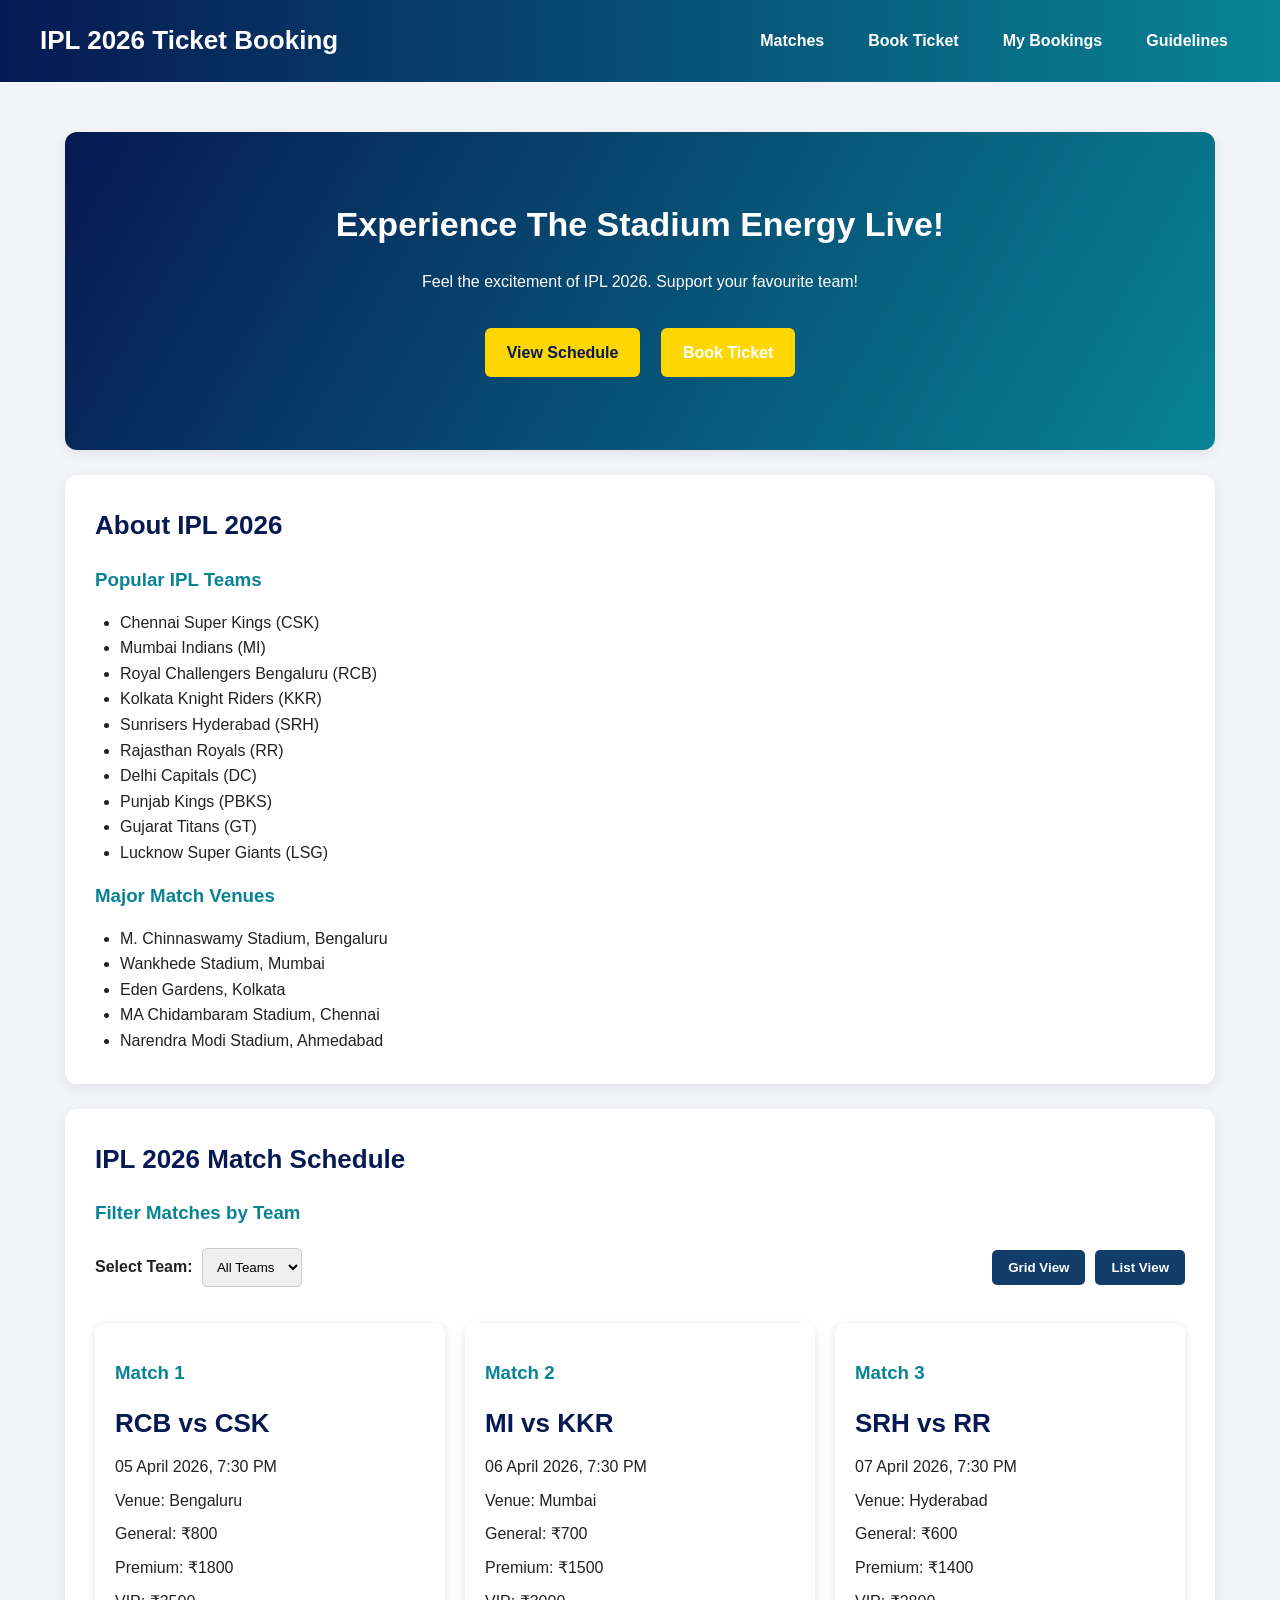
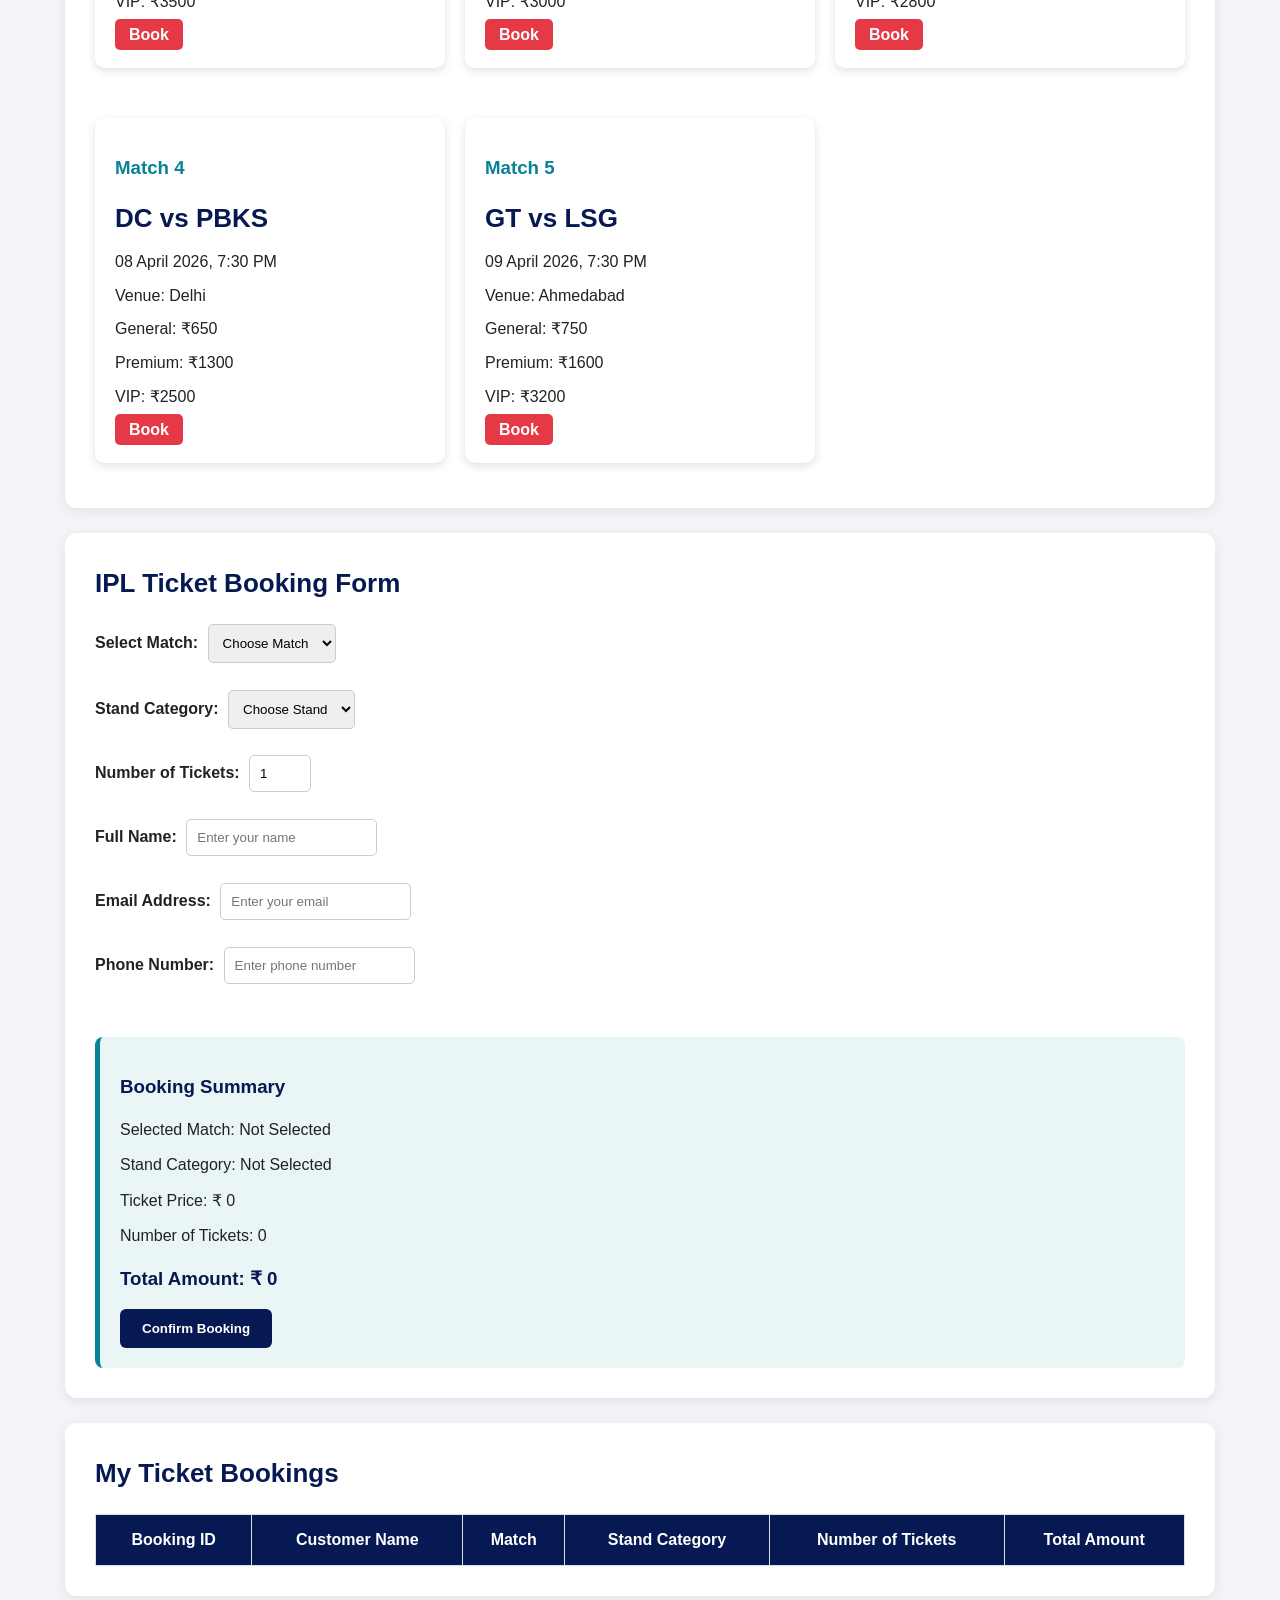
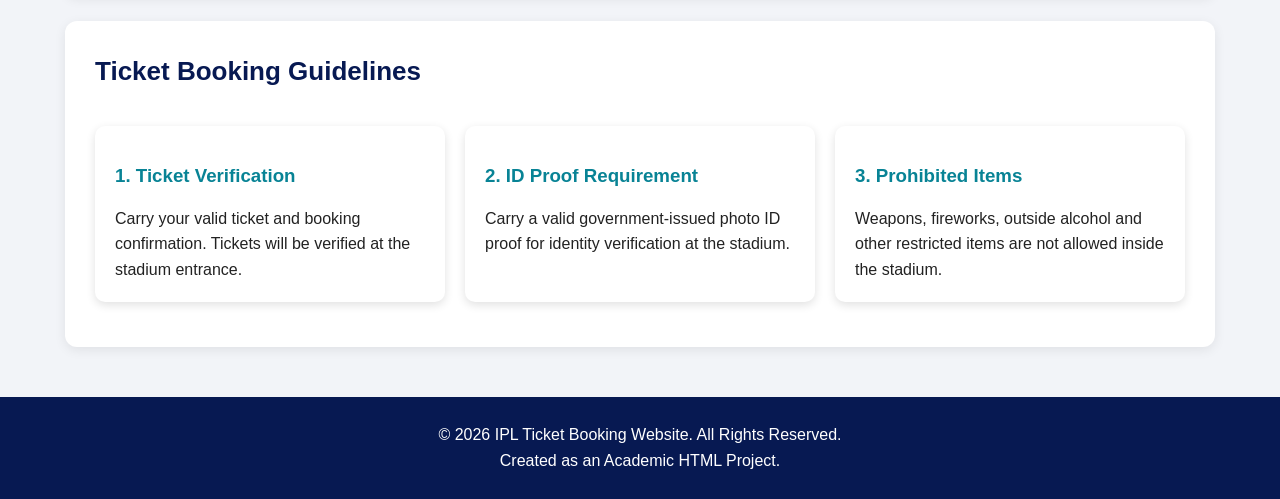
<file: index.html>
<!DOCTYPE html>
<html lang="en">

<head>
    <meta charset="UTF-8">
    <meta name="viewport" content="width=device-width, initial-scale=1.0">

    <title>IPL Ticket Booking</title>

    <!-- Linking CSS -->
    <link rel="stylesheet" href="styles.css">
</head>

<body>

    <!-- Navigation Bar -->
    <header>
        <h1>IPL 2026 Ticket Booking</h1>

        <button type="button" class="menu-toggle" id="menu-toggle" aria-label="Toggle navigation">
            ☰
        </button>

        <nav id="navbar">
            <a href="#matches">Matches</a>
            <a href="#booking">Book Ticket</a>
            <a href="#mybookings">My Bookings</a>
            <a href="#guidelines">Guidelines</a>
        </nav>
    </header>

    <main>

        <!-- Hero Section -->
        <section id="hero">
            <h2>Experience The Stadium Energy Live!</h2>
            <p>Feel the excitement of IPL 2026. Support your favourite team!</p>

            <a href="#matches">View Schedule</a>
            <a href="#booking" class="book-btn">Book Ticket</a>
        </section>

        <!-- About IPL Section -->
        <section id="about">
            <h2>About IPL 2026</h2>

            <h3>Popular IPL Teams</h3>

            <ul>
                <li>Chennai Super Kings (CSK)</li>
                <li>Mumbai Indians (MI)</li>
                <li>Royal Challengers Bengaluru (RCB)</li>
                <li>Kolkata Knight Riders (KKR)</li>
                <li>Sunrisers Hyderabad (SRH)</li>
                <li>Rajasthan Royals (RR)</li>
                <li>Delhi Capitals (DC)</li>
                <li>Punjab Kings (PBKS)</li>
                <li>Gujarat Titans (GT)</li>
                <li>Lucknow Super Giants (LSG)</li>
            </ul>

            <h3>Major Match Venues</h3>

            <ul>
                <li>M. Chinnaswamy Stadium, Bengaluru</li>
                <li>Wankhede Stadium, Mumbai</li>
                <li>Eden Gardens, Kolkata</li>
                <li>MA Chidambaram Stadium, Chennai</li>
                <li>Narendra Modi Stadium, Ahmedabad</li>
            </ul>
        </section>

        <!-- Match Schedule Section -->
        <section id="matches">

            <h2>IPL 2026 Match Schedule</h2>

            <h3>Filter Matches by Team</h3>

            <div class="match-controls">

                <div>
                    <label for="team">Select Team:</label>

                    <select id="team">
                        <option value="all">All Teams</option>
                        <option value="RCB">RCB</option>
                        <option value="CSK">CSK</option>
                        <option value="MI">MI</option>
                        <option value="KKR">KKR</option>
                        <option value="SRH">SRH</option>
                        <option value="RR">RR</option>
                        <option value="DC">DC</option>
                        <option value="PBKS">PBKS</option>
                        <option value="GT">GT</option>
                        <option value="LSG">LSG</option>
                    </select>
                </div>

                <!-- Grid and List View Buttons -->
                <div class="view-buttons">
                    <button type="button" id="grid-view">Grid View</button>
                    <button type="button" id="list-view">List View</button>
                </div>

            </div>

            <!-- Match Cards using CSS Grid -->
            <div id="match-container" class="match-grid">

                <!-- Match 1 -->
                <article class="match-card" data-teams="RCB CSK">

                    <h3>Match 1</h3>

                    <h2>RCB vs CSK</h2>

                    <p>05 April 2026, 7:30 PM</p>

                    <p>Venue: Bengaluru</p>

                    <p>General: ₹800</p>

                    <p>Premium: ₹1800</p>

                    <p>VIP: ₹3500</p>

                    <a href="#booking" class="book-btn">Book</a>

                </article>

                <!-- Match 2 -->
                <article class="match-card" data-teams="MI KKR">

                    <h3>Match 2</h3>

                    <h2>MI vs KKR</h2>

                    <p>06 April 2026, 7:30 PM</p>

                    <p>Venue: Mumbai</p>

                    <p>General: ₹700</p>

                    <p>Premium: ₹1500</p>

                    <p>VIP: ₹3000</p>

                    <a href="#booking" class="book-btn">Book</a>

                </article>

                <!-- Match 3 -->
                <article class="match-card" data-teams="SRH RR">

                    <h3>Match 3</h3>

                    <h2>SRH vs RR</h2>

                    <p>07 April 2026, 7:30 PM</p>

                    <p>Venue: Hyderabad</p>

                    <p>General: ₹600</p>

                    <p>Premium: ₹1400</p>

                    <p>VIP: ₹2800</p>

                    <a href="#booking" class="book-btn">Book</a>

                </article>

                <!-- Match 4 -->
                <article class="match-card" data-teams="DC PBKS">

                    <h3>Match 4</h3>

                    <h2>DC vs PBKS</h2>

                    <p>08 April 2026, 7:30 PM</p>

                    <p>Venue: Delhi</p>

                    <p>General: ₹650</p>

                    <p>Premium: ₹1300</p>

                    <p>VIP: ₹2500</p>

                    <a href="#booking" class="book-btn">Book</a>

                </article>

                <!-- Match 5 -->
                <article class="match-card" data-teams="GT LSG">

                    <h3>Match 5</h3>

                    <h2>GT vs LSG</h2>

                    <p>09 April 2026, 7:30 PM</p>

                    <p>Venue: Ahmedabad</p>

                    <p>General: ₹750</p>

                    <p>Premium: ₹1600</p>

                    <p>VIP: ₹3200</p>

                    <a href="#booking" class="book-btn">Book</a>

                </article>

            </div>

        </section>

        <!-- Ticket Booking Section -->
        <section id="booking">

            <h2>IPL Ticket Booking Form</h2>

            <form id="booking-form">

                <label for="match">Select Match:</label>

                <select id="match" name="match" required>
                    <option value="">Choose Match</option>
                    <option value="RCB vs CSK">RCB vs CSK</option>
                    <option value="MI vs KKR">MI vs KKR</option>
                    <option value="SRH vs RR">SRH vs RR</option>
                    <option value="DC vs PBKS">DC vs PBKS</option>
                    <option value="GT vs LSG">GT vs LSG</option>
                </select>

                <br><br>

                <label for="stand">Stand Category:</label>

                <select id="stand" name="stand" required>
                    <option value="">Choose Stand</option>
                    <option value="General">General</option>
                    <option value="Premium">Premium</option>
                    <option value="VIP">VIP</option>
                </select>

                <br><br>

                <label for="quantity">Number of Tickets:</label>

                <input type="number" id="quantity" name="quantity"
                    min="1" max="10" value="1" required>

                <br><br>

                <label for="name">Full Name:</label>

                <input type="text" id="name" name="name"
                    placeholder="Enter your name" required>

                <br><br>

                <label for="email">Email Address:</label>

                <input type="email" id="email" name="email"
                    placeholder="Enter your email" required>

                <br><br>

                <label for="phone">Phone Number:</label>

                <input type="tel" id="phone" name="phone"
                    placeholder="Enter phone number" required>

                <br><br>

            </form>

            <!-- Booking Summary Card -->
            <aside id="booking-summary">

                <h3>Booking Summary</h3>

                <p>Selected Match:
                    <span id="summary-match">Not Selected</span>
                </p>

                <p>Stand Category:
                    <span id="summary-stand">Not Selected</span>
                </p>

                <p>Ticket Price: ₹
                    <span id="summary-price">0</span>
                </p>

                <p>Number of Tickets:
                    <span id="summary-quantity">0</span>
                </p>

                <h3>Total Amount: ₹
                    <span id="summary-total">0</span>
                </h3>

                <button type="button" id="confirm-booking">Confirm Booking</button>

            </aside>

        </section>

        <!-- My Ticket Bookings Section -->
        <section id="mybookings">

            <h2>My Ticket Bookings</h2>

            <table border="1">

                <thead>
                    <tr>
                        <th>Booking ID</th>
                        <th>Customer Name</th>
                        <th>Match</th>
                        <th>Stand Category</th>
                        <th>Number of Tickets</th>
                        <th>Total Amount</th>
                    </tr>
                </thead>

                <!-- JavaScript will add confirmed bookings here -->
                <tbody id="bookings-list">
                </tbody>

            </table>

        </section>

        <!-- Guidelines Section -->
        <section id="guidelines">

            <h2>Ticket Booking Guidelines</h2>

            <div class="guidelines-grid">

                <article>
                    <h3>1. Ticket Verification</h3>
                    <p>
                        Carry your valid ticket and booking confirmation.
                        Tickets will be verified at the stadium entrance.
                    </p>
                </article>

                <article>
                    <h3>2. ID Proof Requirement</h3>
                    <p>
                        Carry a valid government-issued photo ID proof
                        for identity verification at the stadium.
                    </p>
                </article>

                <article>
                    <h3>3. Prohibited Items</h3>
                    <p>
                        Weapons, fireworks, outside alcohol and other
                        restricted items are not allowed inside the stadium.
                    </p>
                </article>

            </div>

        </section>

    </main>

    <!-- Footer Section -->
    <footer>

        <p>&copy; 2026 IPL Ticket Booking Website. All Rights Reserved.</p>

        <p>Created as an Academic HTML Project.</p>

    </footer>

    <!-- Toast Notification -->
    <div id="toast" role="status" aria-live="polite"></div>

    <!-- Linking JavaScript -->
    <script src="app.js"></script>

</body>
</html>
</file>
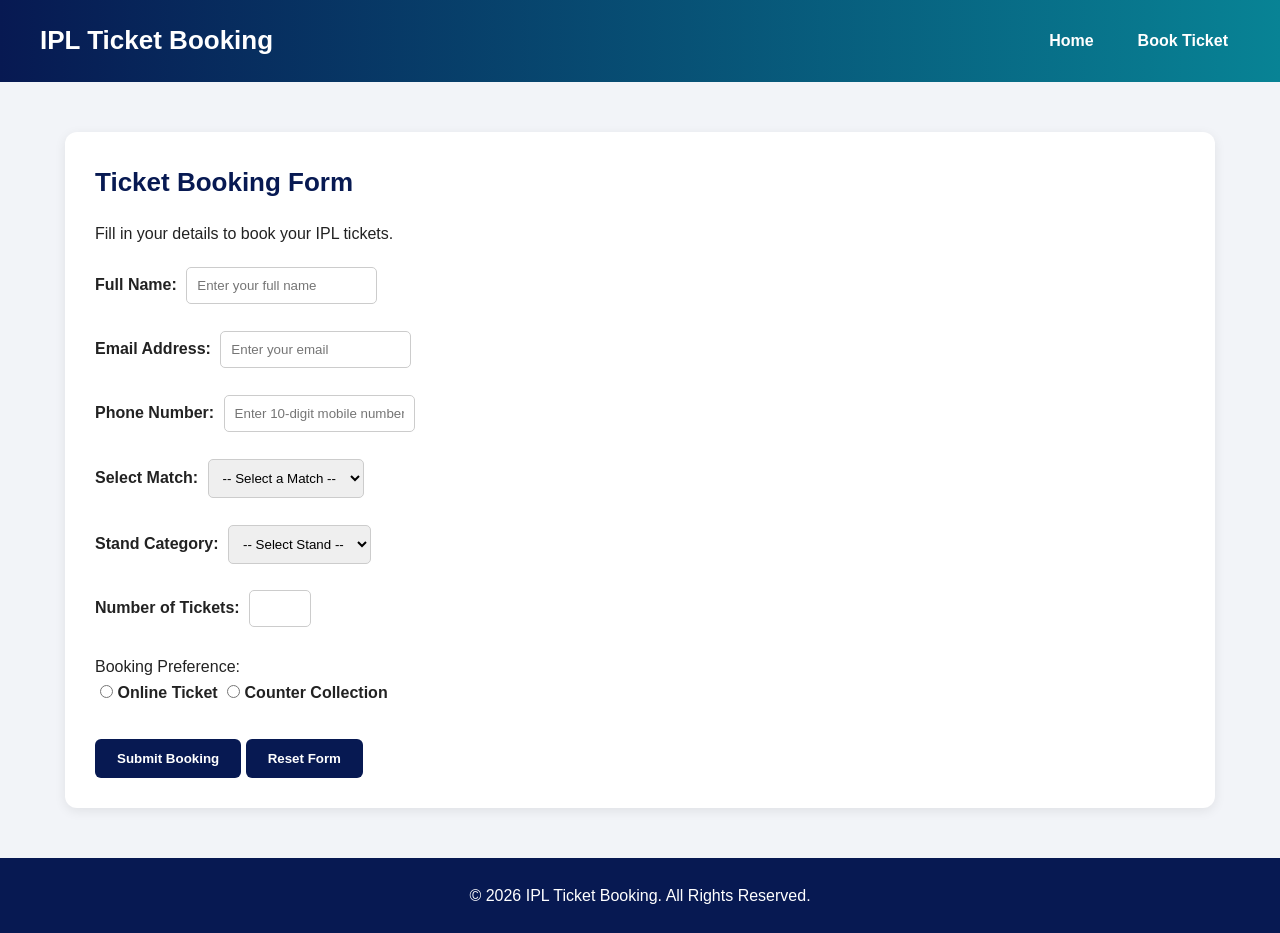
<file: booking.html>
<!DOCTYPE html>
<html lang="en">

<head>
    <meta charset="UTF-8">
    <meta name="viewport" content="width=device-width, initial-scale=1.0">
    <title>IPL Ticket Booking Form</title>

    <link rel="stylesheet" href="styles.css">
</head>

<body>

    <header>
        <h1>IPL Ticket Booking</h1>

        <nav>
            <a href="index.html">Home</a>
            <a href="booking.html">Book Ticket</a>
        </nav>
    </header>

    <main>
        <div>
            <section>
                <h2>Ticket Booking Form</h2>
                <p>Fill in your details to book your IPL tickets.</p>

                <form action="#" method="get">

                    <!-- Name -->
                    <label for="name">Full Name:</label>
                    <input
                        type="text"
                        id="name"
                        name="name"
                        placeholder="Enter your full name"
                        minlength="3"
                        maxlength="40"
                        required>

                    <br><br>

                    <!-- Email -->
                    <label for="email">Email Address:</label>
                    <input
                        type="email"
                        id="email"
                        name="email"
                        placeholder="Enter your email"
                        required>

                    <br><br>

                    <!-- Phone -->
                    <label for="phone">Phone Number:</label>
                    <input
                        type="tel"
                        id="phone"
                        name="phone"
                        placeholder="Enter 10-digit mobile number"
                        pattern="[6-9][0-9]{9}"
                        maxlength="10"
                        title="Enter a valid 10-digit Indian mobile number"
                        required>

                    <br><br>

                    <!-- Match Selection -->
                    <label for="match">Select Match:</label>
                    <select id="match" name="match" required>
                        <option value="">-- Select a Match --</option>
                        <option value="CSK vs MI">CSK vs MI</option>
                        <option value="RCB vs KKR">RCB vs KKR</option>
                        <option value="MI vs RCB">MI vs RCB</option>
                        <option value="CSK vs KKR">CSK vs KKR</option>
                        <option value="SRH vs RR">SRH vs RR</option>
                    </select>

                    <br><br>

                    <!-- Stand Category -->
                    <label for="stand">Stand Category:</label>
                    <select id="stand" name="stand" required>
                        <option value="">-- Select Stand --</option>
                        <option value="General">General</option>
                        <option value="Premium">Premium</option>
                        <option value="VIP">VIP</option>
                    </select>

                    <br><br>

                    <!-- Number of Tickets -->
                    <label for="quantity">Number of Tickets:</label>
                    <input
                        type="number"
                        id="quantity"
                        name="quantity"
                        min="1"
                        max="10"
                        required>

                    <br><br>

                    <!-- Additional Preference -->
                    <p>Booking Preference:</p>

                    <input
                        type="radio"
                        id="online"
                        name="preference"
                        value="Online Ticket">
                    <label for="online">Online Ticket</label>

                    <input
                        type="radio"
                        id="counter"
                        name="preference"
                        value="Counter Collection">
                    <label for="counter">Counter Collection</label>

                    <br><br>

                    <!-- Buttons -->
                    <button type="submit">Submit Booking</button>
                    <button type="reset">Reset Form</button>

                </form>
            </section>
        </div>
    </main>

    <footer>
        <p>&copy; 2026 IPL Ticket Booking. All Rights Reserved.</p>
    </footer>

</body>
</html>
</file>
<file: styles.css>
/* General Styling */
* {
    margin: 0;
    padding: 0;
    box-sizing: border-box;
    font-family: Arial, sans-serif;
    scroll-behavior: smooth;
}

body {
    background-color: #f2f4f8;
    color: #222;
    line-height: 1.6;
}

/* Navigation Bar */
header {
    background: linear-gradient(90deg, #071952, #088395);
    color: white;
    padding: 20px 40px;
    display: flex;
    justify-content: space-between;
    align-items: center;
    flex-wrap: wrap;
}

header h1 {
    font-size: 26px;
}

nav a {
    color: white;
    text-decoration: none;
    margin: 0 12px;
    font-weight: bold;
}

nav a:hover {
    color: #ffd700;
}

/* Main Sections */
main {
    max-width: 1200px;
    margin: auto;
    padding: 25px;
}

section {
    background: white;
    margin: 25px 0;
    padding: 30px;
    border-radius: 12px;
    box-shadow: 0 3px 12px rgba(0,0,0,0.08);
}

section h2 {
    color: #071952;
    margin-bottom: 18px;
    font-size: 26px;
}

section h3 {
    color: #088395;
    margin: 15px 0;
}

/* Hero Section */
main > section:first-child {
    background: linear-gradient(120deg, #071952, #088395);
    color: white;
    text-align: center;
    padding: 65px 25px;
}

main > section:first-child h2 {
    color: white;
    font-size: 34px;
}

main > section:first-child p {
    margin-bottom: 25px;
}

main > section:first-child a {
    display: inline-block;
    background: #ffd700;
    color: #071952;
    padding: 12px 22px;
    margin: 8px;
    border-radius: 6px;
    text-decoration: none;
    font-weight: bold;
}

main > section:first-child a:hover {
    background: white;
}

/* Lists */
ul {
    padding-left: 25px;
}

/* Tables */
table {
    width: 100%;
    border-collapse: collapse;
    margin-top: 20px;
    background: white;
}

th {
    background: #071952;
    color: white;
}

th, td {
    border: 1px solid #ddd;
    padding: 12px;
    text-align: center;
}

tr:nth-child(even) {
    background: #f2f4f8;
}

/* Book Buttons */
.book-btn {
    background: #e63946;
    color: white !important;
    padding: 7px 14px;
    border-radius: 5px;
    text-decoration: none;
    font-weight: bold;
}

.book-btn:hover {
    background: #b71c1c;
}

/* Form Styling */
form {
    margin-top: 20px;
}

label {
    display: inline-block;
    margin-bottom: 8px;
    font-weight: bold;
}

input, select {
    padding: 10px;
    border: 1px solid #ccc;
    border-radius: 5px;
    margin-left: 5px;
}

input:focus, select:focus {
    outline: 2px solid #088395;
}

button {
    background: #071952;
    color: white;
    padding: 12px 22px;
    border: none;
    border-radius: 6px;
    cursor: pointer;
    font-weight: bold;
}

button:hover {
    background: #088395;
}

/* Booking Summary */
#booking-summary {
    background: #eaf6f6;
    padding: 20px;
    margin-top: 25px;
    border-radius: 8px;
    border-left: 5px solid #088395;
}

#booking-summary h3 {
    color: #071952;
}

#booking-summary p {
    margin: 10px 0;
}

/* Guidelines */
article {
    background: #f2f4f8;
    padding: 18px;
    margin: 15px 0;
    border-radius: 8px;
}

/* Footer */
footer {
    background: #071952;
    color: white;
    text-align: center;
    padding: 25px;
}

/* Toast Notification */
#toast {
    visibility: hidden;
    opacity: 0;
    min-width: 250px;
    background-color: #333;
    color: white;
    text-align: center;
    border-radius: 8px;
    padding: 16px;
    position: fixed;
    bottom: 30px;
    right: 30px;
    z-index: 99999;
    transition: opacity 0.3s ease;
}

/* Show Toast */
#toast.show {
    visibility: visible;
    opacity: 1;
}

/* Responsive Design */
@media (max-width: 768px) {
    header {
    flex-direction: row;
    justify-content: space-between;
    gap: 15px;
}

    nav a {
        display: inline-block;
        margin: 5px;
    }

    main {
        padding: 10px;
    }

    section {
        padding: 18px;
        overflow-x: auto;
    }

    table {
        min-width: 650px;
    }

    main > section:first-child h2 {
        font-size: 26px;
    }
}

/* ===== ACTIVITY 8: RESPONSIVE LAYOUT ===== */

/* Navigation using Flexbox */
header {
    display: flex;
    justify-content: space-between;
    align-items: center;
    flex-wrap: wrap;
}

header nav {
    display: flex;
    align-items: center;
    gap: 20px;
}

.menu-toggle {
    display: none;
    font-size: 26px;
    padding: 5px 12px;
    cursor: pointer;
}

/* Match Controls */
.match-controls {
    display: flex;
    justify-content: space-between;
    align-items: center;
    flex-wrap: wrap;
    gap: 15px;
    margin: 20px 0;
}

.view-buttons {
    display: flex;
    gap: 10px;
}

/* Match Cards - CSS Grid */
.match-grid {
    display: grid;
    grid-template-columns: repeat(3, 1fr);
    gap: 20px;
}

.match-card {
    background: white;
    padding: 20px;
    border-radius: 10px;
    box-shadow: 0 3px 10px rgba(0, 0, 0, 0.12);
}

.match-card h2 {
    margin: 10px 0;
}

.match-card p {
    margin: 8px 0;
}

/* List View */
.match-grid.list-view {
    grid-template-columns: 1fr;
}

.match-grid.list-view .match-card {
    display: flex;
    justify-content: space-between;
    align-items: center;
    flex-wrap: wrap;
    gap: 10px;
}

/* Guidelines Grid */
.guidelines-grid {
    display: grid;
    grid-template-columns: repeat(3, 1fr);
    gap: 20px;
}

.guidelines-grid article {
    background: white;
    padding: 20px;
    border-radius: 10px;
    box-shadow: 0 3px 10px rgba(0, 0, 0, 0.12);
}

/* View Buttons */
.view-buttons button {
    padding: 10px 16px;
    border: none;
    border-radius: 5px;
    background: #123c69;
    color: white;
    cursor: pointer;
}

.view-buttons button:hover {
    background: #087ca7;
}

/* Tablet Responsive Layout */
@media (max-width: 900px) {
    .match-grid {
        grid-template-columns: repeat(2, 1fr);
    }

    .guidelines-grid {
        grid-template-columns: repeat(2, 1fr);
    }
}

/* Mobile Responsive Layout */
@media (max-width: 600px) {

    header {
        position: relative;
    }

    .menu-toggle {
        display: block;
    }

    header nav {
        display: none;
        flex-direction: column;
        width: 100%;
        align-items: flex-start;
        gap: 15px;
        padding: 15px 0;
    }

    header nav.active {
        display: flex;
    }

    .match-grid,
    .guidelines-grid {
        grid-template-columns: 1fr;
    }

    .match-controls {
        flex-direction: column;
        align-items: flex-start;
    }

    .match-grid.list-view .match-card {
        flex-direction: column;
        align-items: flex-start;
    }

    table {
        display: block;
        overflow-x: auto;
        white-space: nowrap;
    }
}
</file>
